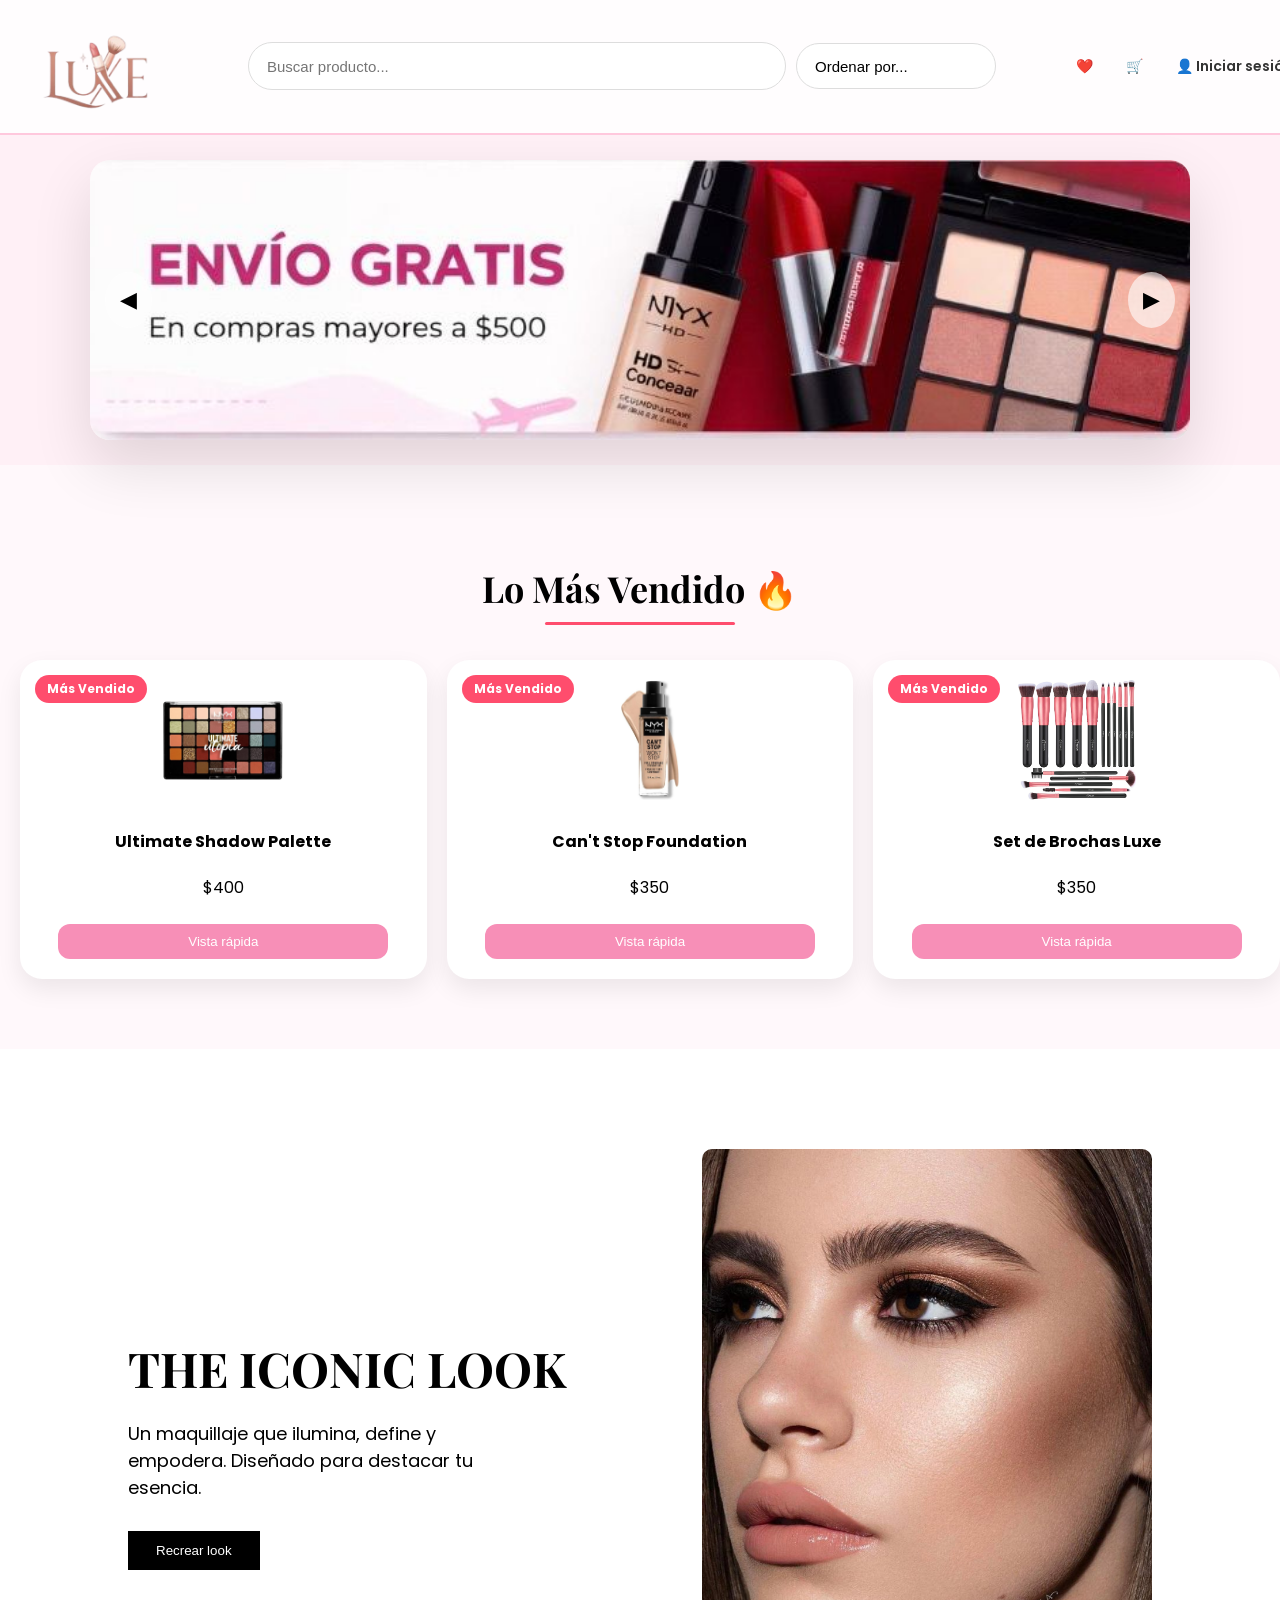
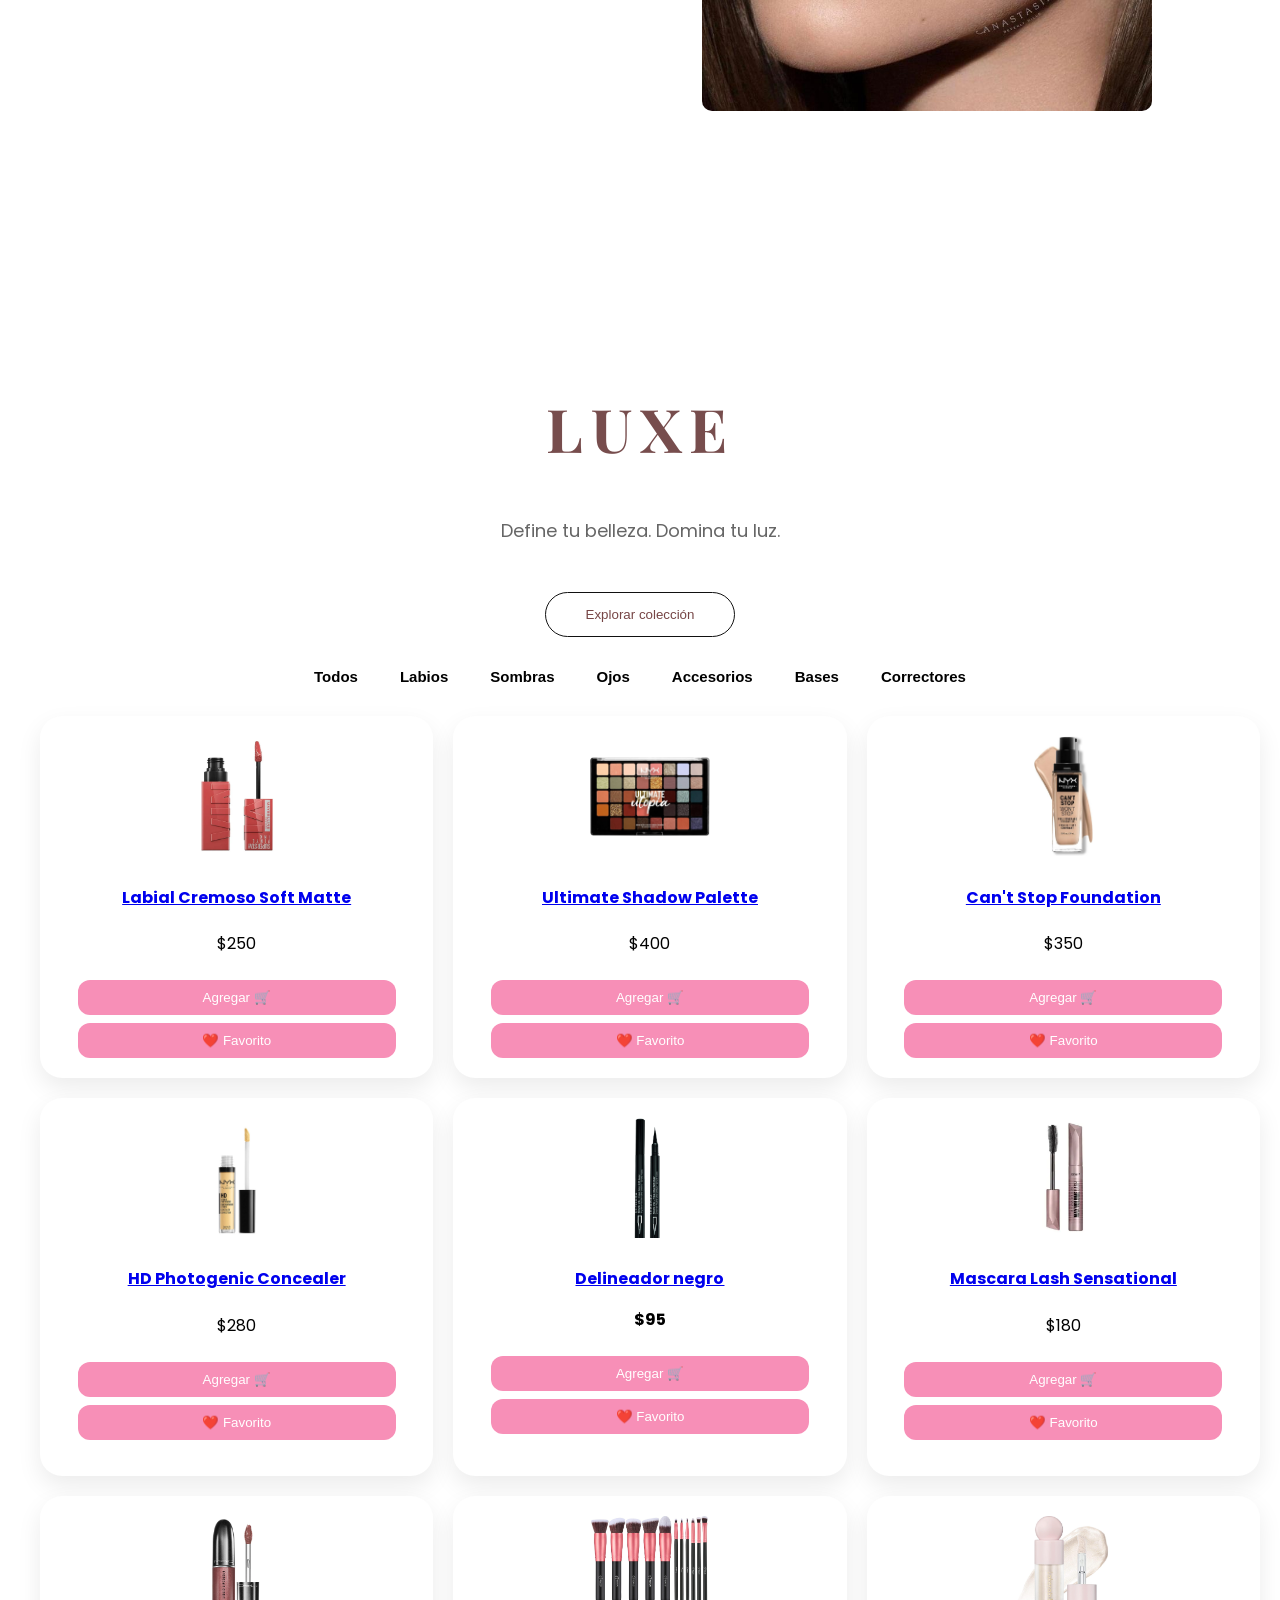
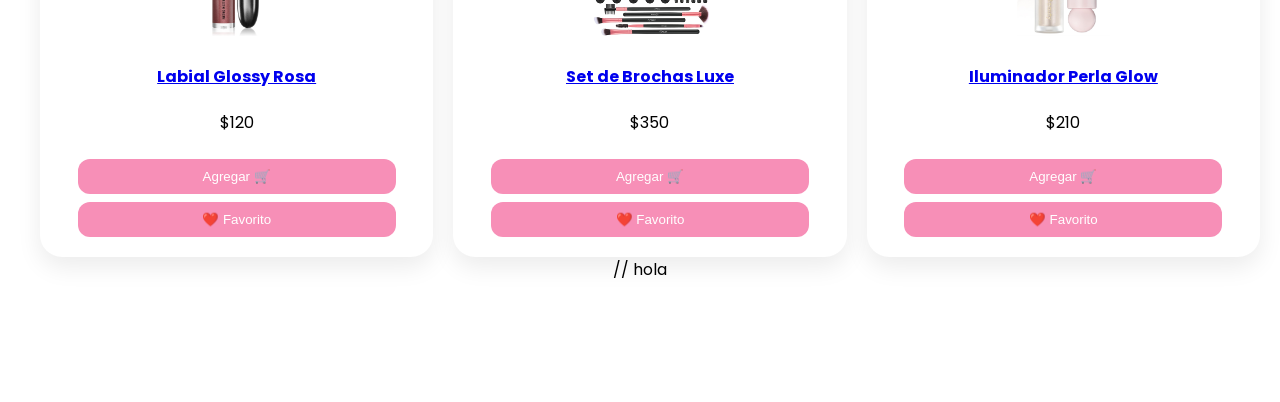
<file: index.html>
<!DOCTYPE html>
<html lang="es">
<head>
  <meta charset="UTF-8">
  <meta name="viewport" content="width=device-width, initial-scale=1.0">
  <title>MakeupStore</title>
  <link href="https://fonts.googleapis.com/css2?family=Playfair+Display:wght@600&family=Poppins:wght@300;400;600&display=swap" rel="stylesheet">
  <link rel="stylesheet" href="css/style.css">
</head> <!--hola --><!--adioañas--><!--prueba-->
<body>

<header class="header">
  <a href="index.html">
      <img src="img/logo.png" alt="Logo de la empresa" class="logo">
  </a>
   
  <div class="search-container">
    <input type="text" id="search" placeholder="Buscar producto..." class="buscar">
    <select id="sort" class="filtro">
      <option value="default">Ordenar por...</option> 
      <option value="az">Nombre A-Z</option>
      <option value="za">Nombre Z-A</option>
      <option value="precioAsc">Precio menor</option>
      <option value="precioDesc">Precio mayor</option>
    </select>
  </div>

  <div class="icons">
    <a href="favoritos.html">❤️ <span id="fav-count">0</span></a>
    <a href="carrito.html">🛒 <span id="cart-count">0</span></a>

    <a href="login.html" id="login-btn">👤 Iniciar sesión</a>

    <div id="user-menu" class="dropdown" style="display: none;">
        <button class="dropbtn">
            <span id="user-name"></span> <i class="arrow">▼</i>
        </button>
        <div class="dropdown-content">
            <a href="perfil.html">👤 Mi Perfil</a>
            <a href="pedidos.html">📦 Mis Pedidos</a>
            <hr>
            <button id="logout-btn" class="logout-link">Cerrar Sesión</button>
        </div>
    </div>
</div>
</header>


<!-- ✅ SLIDER PRINCIPAL -->
 <section class="slider">

  <button class="prev" onclick="prevSlide()">◀</button>

  <div class="slides">
    <img src="img/slider1.jpg" class="slide active">
    <img src="img/slider2.jpg" class="slide">
    <img src="img/slider3.jpg" class="slide">
  </div>

  <button class="next" onclick="nextSlide()">▶</button>

</section>
 <!--mas vendido-->
<section id="best-sellers" class="best-section">
  <h2>Lo Más Vendido 🔥</h2><br><br>
  <div class="products" id="best-products"></div>
</section>
<!--look-->
<section class="look-section">
  <div class="look-content">
    <div class="look-text">
      <h2>THE ICONIC LOOK</h2>
      <p>Un maquillaje que ilumina, define y empodera. Diseñado para destacar tu esencia.</p>
      <button class="btn-look" onclick="openLook()">Recrear look</button>
    </div>
    <div class="look-image">
      <img src="img/modelo.jpg" alt="Modelo maquillaje Luxe">
    </div>
  </div>
</section>

<!--banner-->
<section class="banner">
  <h1>LUXE</h1>
  <p class="slogan">Define tu belleza. Domina tu luz.</p>
  <button class="btn-hero" onclick="window.scrollTo({top:700,behavior:'smooth'})">
    Explorar colección
  </button>

  <section class="category-menu">
  <button onclick="filterCategory('all')">Todos</button>
  <button onclick="filterCategory('labial')">Labios</button>
  <button onclick="filterCategory('sombra')">Sombras</button>
  <button onclick="filterCategory('Ojos')">Ojos</button>
  <button onclick="filterCategory('Accesorios')">Accesorios</button>
  <button onclick="filterCategory('base')">Bases</button>
  <button onclick="filterCategory('corrector')">Correctores</button>
  </section>

  <section class="products" id="product-list"></section>



<div id="toast" class="toast"></div>

<script src="js/script.js"></script>
<script src="js/slider.js"></script>
<script src="js/user.js"></script>

<div id="quickModal" class="quick-modal">
  <div class="quick-content">
    <span onclick="closeQuickView()" class="close">&times;</span>
    <div id="quick-body"></div>
  </div>
</div>
<!--look-->
<div id="lookModal" class="look-modal">
  <div class="look-modal-content">
    <span class="close-look" onclick="closeLook()">×</span>
    <h2>Recrea el Iconic Look</h2>
    <div id="look-products" class="products"></div>
    <button class="btn-look" onclick="completeLook()">
      Añadir todo al carrito
    </button>
  </div>
</div>

</body>
</html>
// hola
</file>
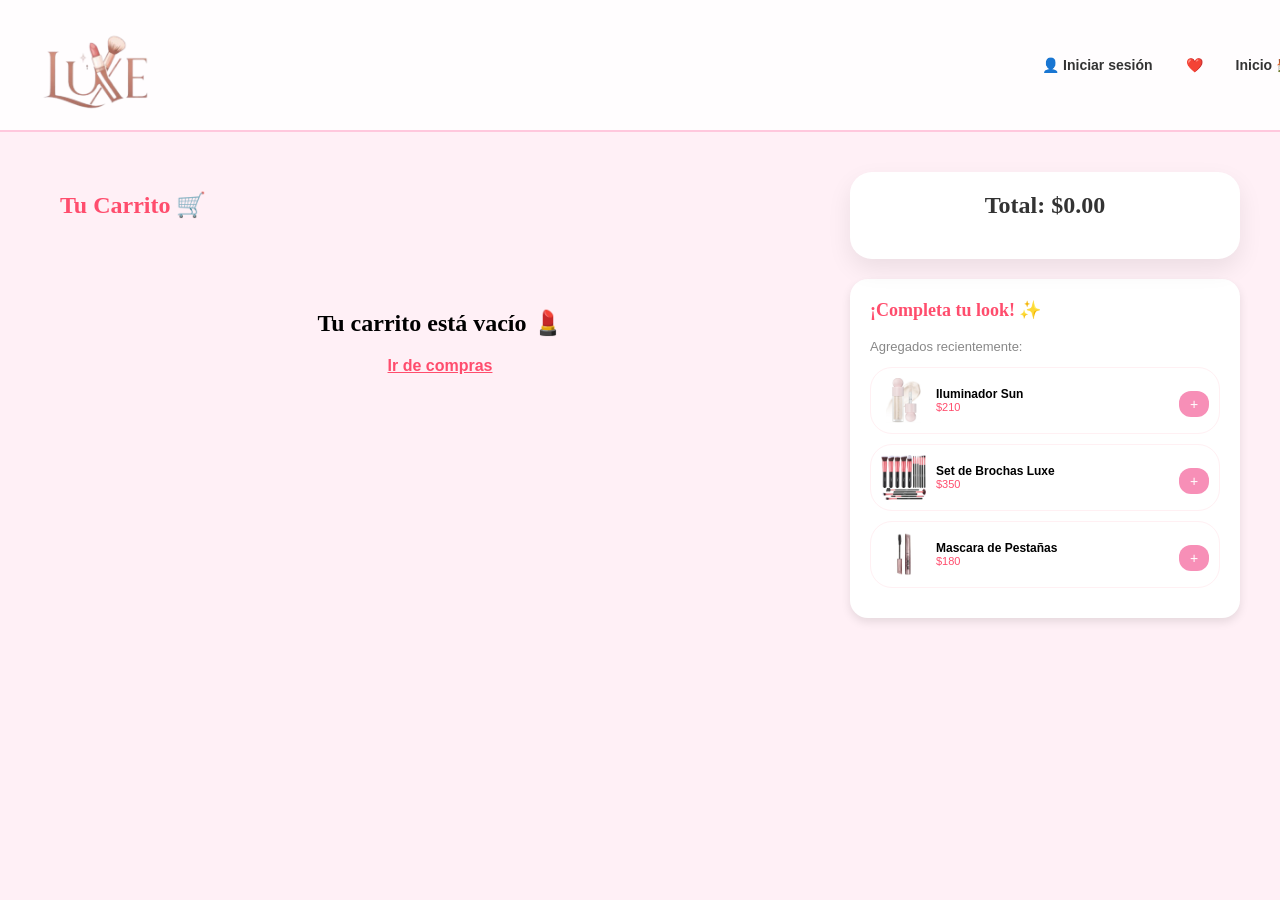
<file: carrito.html>
<!DOCTYPE html>
<html lang="es">
<head>
  <meta charset="UTF-8">
  <title>Carrito - Luxe</title>
  <link rel="stylesheet" href="css/style.css">
</head>

<body>

<header class="header">
   <a href="index.html">
      <img src="img/logo.png" alt="Logo de la empresa" class="logo">
   </a>
  <div class="icons">
    <a href="login.html" id="login-btn">👤 Iniciar sesión</a>
    <span id="user-name" style="display:none;"></span>
    <button id="logout-btn" style="display:none;">Salir</button>

    <a href="favoritos.html">❤️ <span id="fav-count">0</span></a>
    <a href="index.html">Inicio 🏠</a>
  </div>
</header>

<main class="container cart-page-wrapper">
    
    <section class="cart-main-content">
        <h2 style="color: #ff4d6d; margin-left: 20px;">Tu Carrito 🛒</h2>
        <section class="products" id="cart-items"></section>
    </section>

    <aside class="cart-sidebar">
        
        <div class="card summary-card" style="padding: 20px; margin-bottom: 20px;">
            <h2 id="total" style="font-size: 24px; margin-top: 0;">Total: $0.00</h2>
            <div id="btn-pagar-container">
                <a href="checkout.html">
                    <button class="btn-pagar" style="width: 100%;">Ir a pagar 💳</button>
                </a>
            </div>
        </div>

        <div class="sugerencias-sidebar" style="background: white; padding: 20px; border-radius: 18px; box-shadow: 0px 4px 10px rgba(0,0,0,0.1);">
            <h3 style="color: #ff4d6d; font-size: 18px; margin-top: 0;">¡Completa tu look! ✨</h3>
            <p style="font-size: 13px; color: #888;">Agregados recientemente:</p>
            
            <div id="productos-sugeridos"></div>
        </div>

    </aside>
</main>

<script src="js/carrito.js"></script>
<script src="js/user.js"></script>
</body>
</html>
</file>
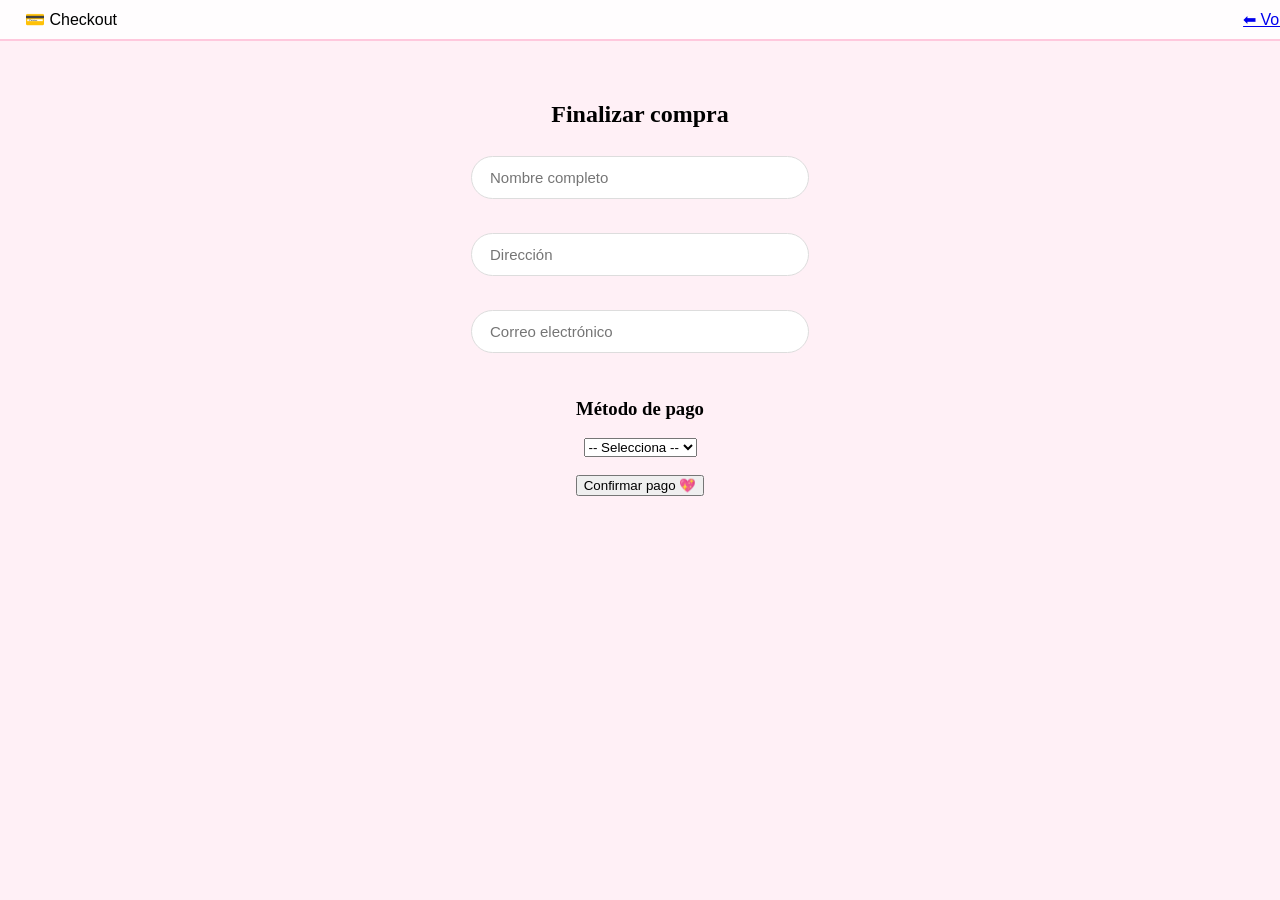
<file: checkout.html>
<!DOCTYPE html>
<html lang="es">
<head>
  <meta charset="UTF-8">
  <title>Checkout</title>
  <link rel="stylesheet" href="css/style.css">
</head>

<body>

<header class="header">
  <div class="logo">💳 Checkout</div>
  <a href="index.html">⬅ Volver</a>
</header>

<center style="padding:40px;">

  <h2>Finalizar compra</h2>

  <input id="nombre" placeholder="Nombre completo"><br><br>
  <input id="direccion" placeholder="Dirección"><br><br>
  <input id="correo" placeholder="Correo electrónico"><br><br>

  <h3>Método de pago</h3>

  <select id="metodoPago">
    <option value="">-- Selecciona --</option>
    <option value="tarjeta">Tarjeta 💳</option>
    <option value="paypal">PayPal 🅿</option>
  </select>

  <br><br>

  <div id="tarjetaBox" style="display:none;">
    <h3>Datos tarjeta</h3>
    <input id="numeroTarjeta" placeholder="Número tarjeta"><br><br>
    <input id="cvvTarjeta" placeholder="CVV"><br><br>
  </div>

  <div id="paypalBox" style="display:none;">
    <h3>Cuenta PayPal</h3>
    <input id="correoPaypal" placeholder="Correo PayPal"><br><br>
  </div>

  <button id="btnPagar">Confirmar pago 💖</button>

</center>

<script src="js/checkout.js"></script>
</body>
</html>
</file>
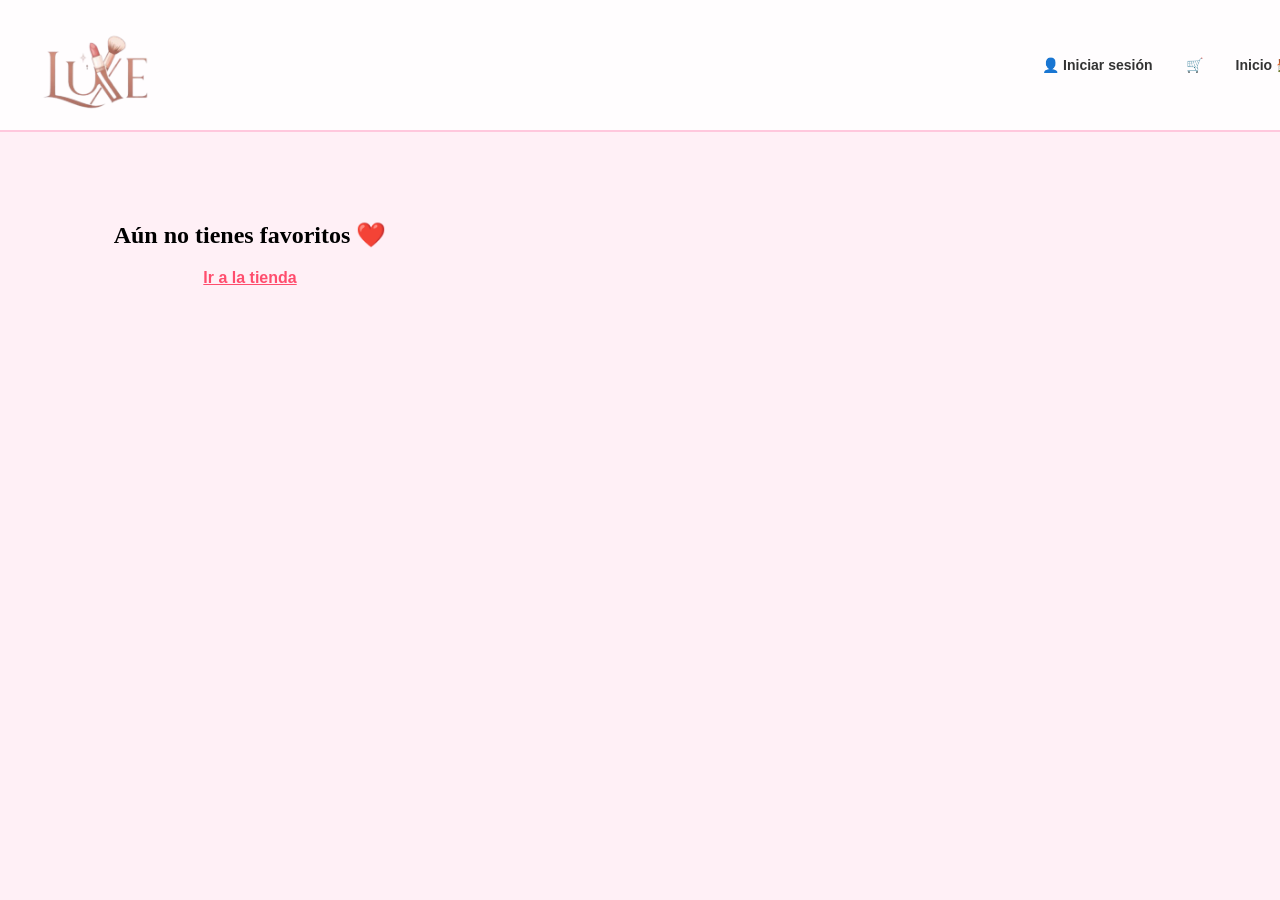
<file: favoritos.html>
<!DOCTYPE html>
<html lang="es">
<head>
  <meta charset="UTF-8">
  <title>Favoritos</title>
  <link rel="stylesheet" href="css/style.css">
</head>

<body>

<header class="header">
  <a href="index.html">
        <img src="img/logo.png" alt="Logo de la empresa" class="logo">
  </a>
  <div class="icons">
    <a href="login.html" id="login-btn">👤 Iniciar sesión</a>
    <span id="user-name" style="display:none;"></span>
    <button id="logout-btn" style="display:none;">Salir</button>

    <a href="carrito.html">🛒 <span id="cart-count">0</span></a>
    <a href="index.html">Inicio 🏠</a>
  </div>
</header>

<main class="container">
  <section class="products" id="fav-items"></section>
</main>

<script src="js/favoritos.js"></script>
<script src="js/user.js"></script>
</body>
</html>
</file>
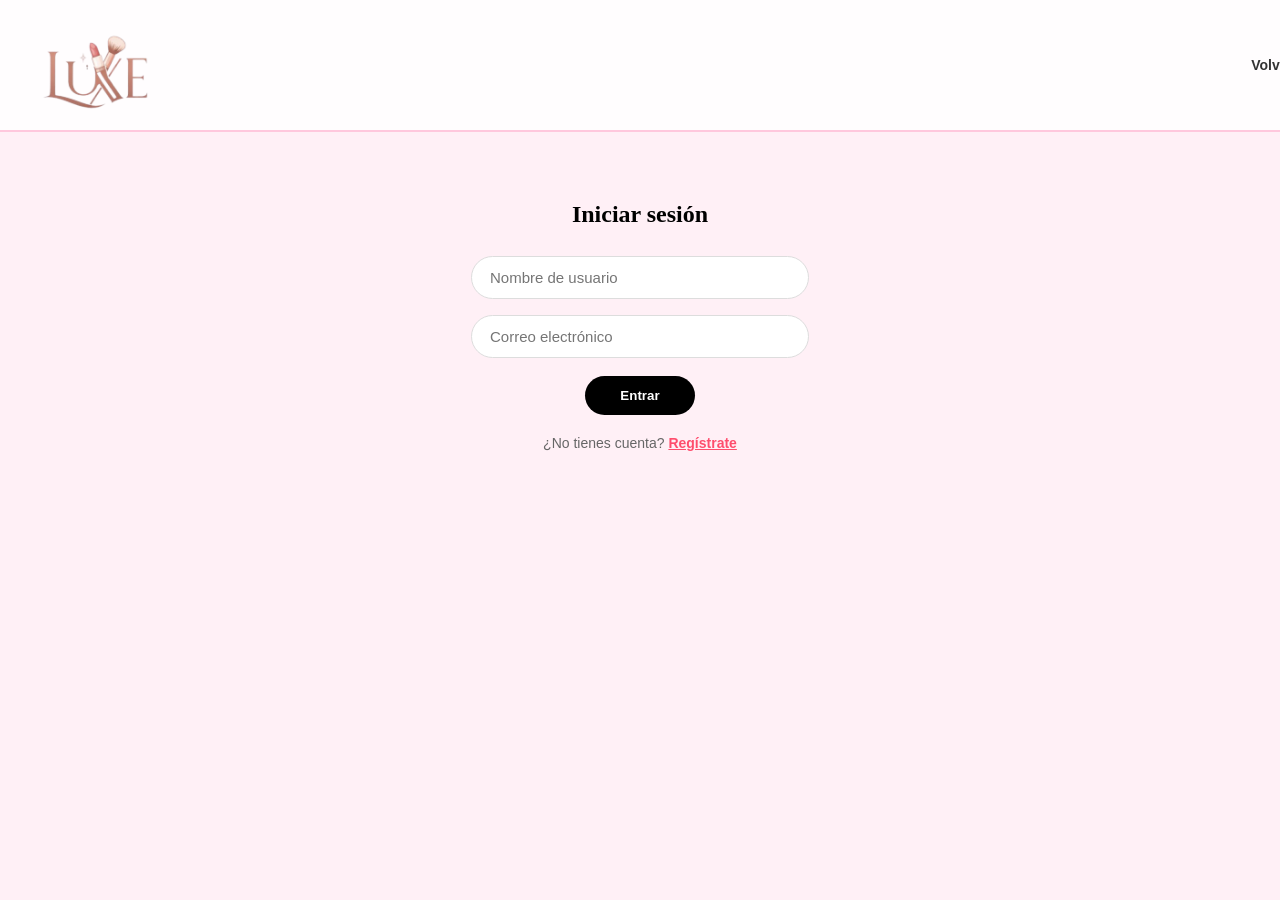
<file: login.html>
<!DOCTYPE html>
<html lang="es">
<head>
  <meta charset="UTF-8">
  <title>Acceso - Tienda Profesional</title>
  <link rel="stylesheet" href="css/style.css">
</head>

<body>

<header class="header">
  <a href="index.html">
    <img src="img/logo.png" alt="Logo" class="logo">
  </a>  
  <div class="icons">
    <a href="index.html">Volver</a>
  </div>
</header>

<center style="padding:50px;">
  <div class="auth-container">
    
    <div id="login-section" class="auth-box">
      <h2>Iniciar sesión</h2>
      <input id="usuario" placeholder="Nombre de usuario"><br>
      <input id="correo" placeholder="Correo electrónico"><br>
      <button id="btnLogin">Entrar</button>
      <p class="toggle-text">¿No tienes cuenta? <span id="to-register">Regístrate</span></p>
    </div>

   <div id="register-section" class="auth-box hidden card">
      <h2>Crear cuenta</h2>
      <input id="reg-nombre" placeholder="Nombre completo"><br>
      <input id="reg-telefono" placeholder="Número de teléfono"><br>
      <input id="reg-correo" placeholder="Correo electrónico"><br>
      <input id="reg-pass" type="password" placeholder="Contraseña"><br>
      <button id="btnRegister"> Registrarme </button>
      <p class="toggle-text">¿Ya tienes cuenta? <span id="to-login">Inicia sesión</span></p>
    </div>

  </div>
</center>

<script src="js/login.js"></script>
</body>
</html>
</file>
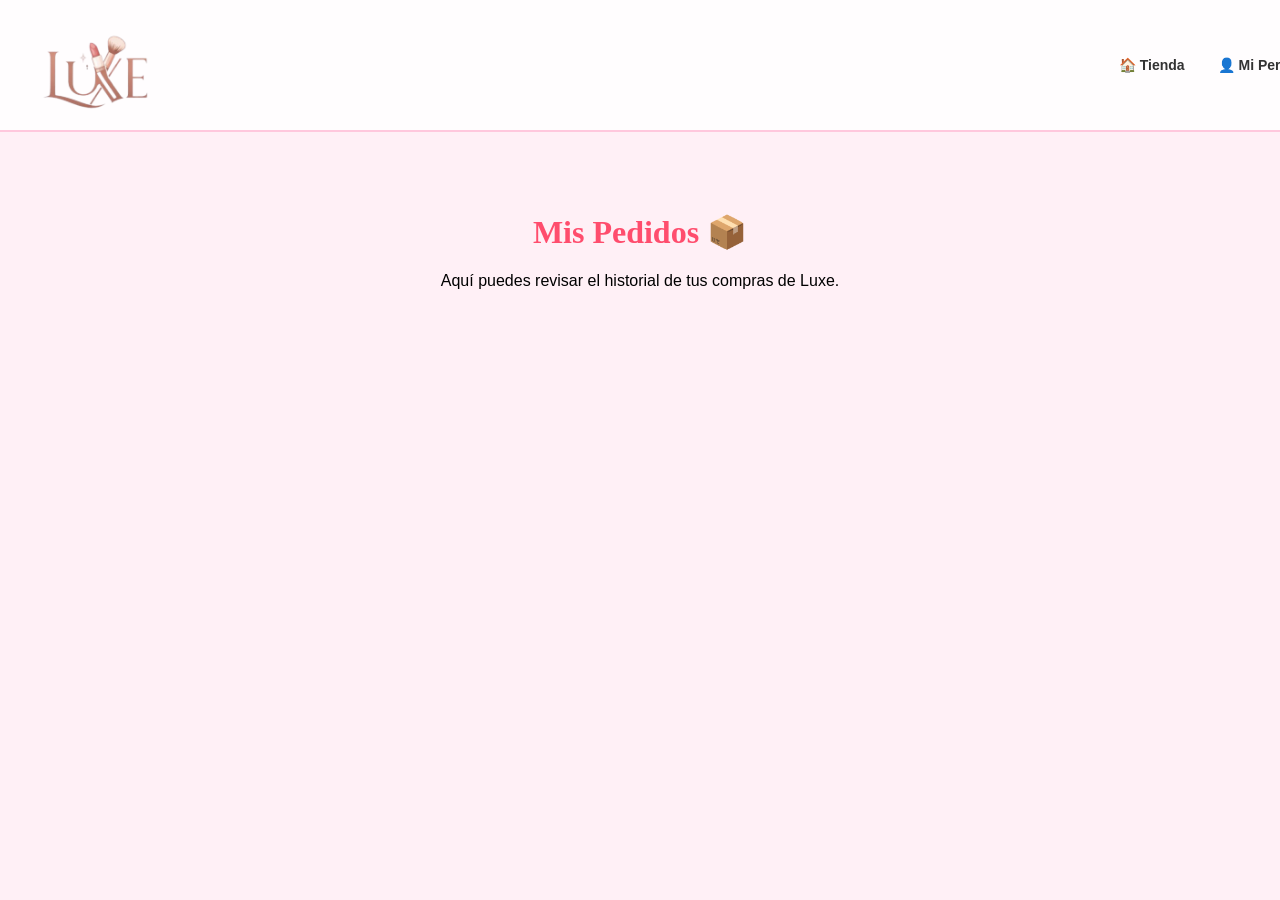
<file: pedidos.html>
<!DOCTYPE html>
<html lang="es">
<head>
  <meta charset="UTF-8">
  <title>Mis Pedidos - Luxe</title>
  <link rel="stylesheet" href="css/style.css">
</head>
<body>

<header class="header">
  <a href="index.html">
    <img src="img/logo.png" alt="Logo" class="logo">
  </a>
  <div class="icons">
    <a href="index.html">🏠 Tienda</a>
    <a href="perfil.html">👤 Mi Perfil</a>
  </div>
</header>

<main class="container">
  <center style="width: 100%; padding: 40px 20px;">
    <h1 style="color: #ff4d6d;">Mis Pedidos 📦</h1>
    <p>Aquí puedes revisar el historial de tus compras de Luxe.</p>
    
    <div id="contenedor-pedidos" style="max-width: 800px; margin-top: 30px;"></div>
  </center>
</main>

<script src="js/pedidos.js"></script>
<script src="js/user.js"></script>
</body>
</html>
</file>
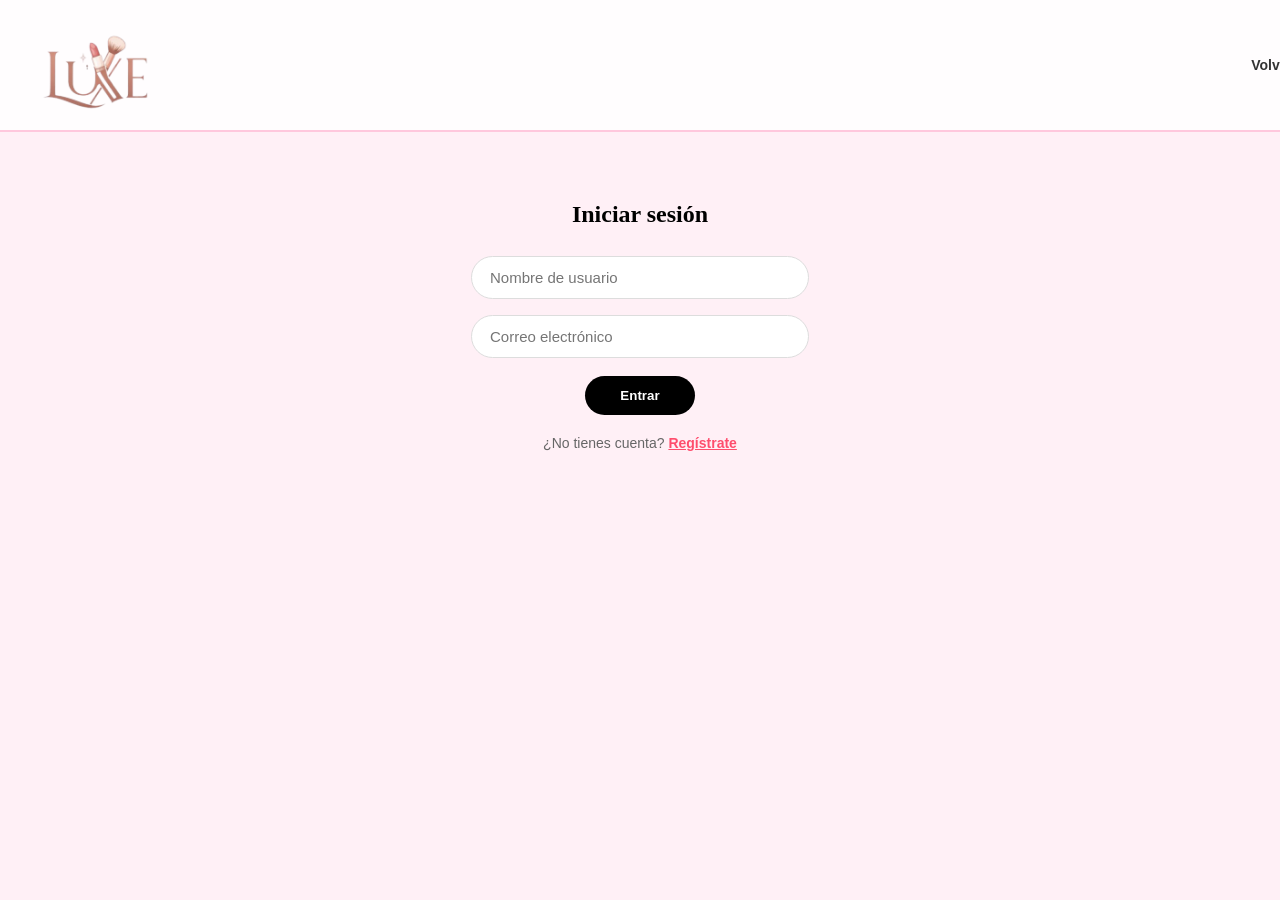
<file: perfil.html>
<!DOCTYPE html>
<html lang="es">
<head>
  <meta charset="UTF-8">
  <meta name="viewport" content="width=device-width, initial-scale=1.0">
  <title>Mi Perfil</title>
  <link rel="stylesheet" href="css/style.css">
</head>

<body>
  <header class="header">
  <a href="index.html">
      <img src="img/logo.png" alt="Logo de la empresa" class="logo">
  </a>
  <div class="icons">
  <a href="index.html">Inicio </a>
 
    <a href="pedidos.html">📦 Mis pedidos</a>

    <a href="login.html" id="login-btn">👤 Iniciar sesión</a>
    <span id="user-name" style="display:none;"></span>
    <button id="logout-btn" style="display:none;">Salir</button>
  </div>
</header>

<center style="padding:50px;">
  <div class="card" style="max-width:500px; padding:30px; background: white; border-radius: 20px; text-align: left;">
    <h2 style="text-align: center; color: #ff4d6d;">Editar Mi Perfil ✨</h2>

    <p><b>Usuario actual:</b><br>
       <input type="text" id="perfilNombreInput"></p>
    
    <p><b>Correo electrónico:</b><br>
       <input type="email" id="perfilCorreoInput"></p>

    <hr style="border: 0.5px solid #eee; margin: 20px 0;">

    <p><b>Dirección de Envío:</b><br>
       <input type="text" id="perfilDireccionInput" placeholder="Calle, ciudad, código postal..."></p>
    
    <p><b>Método de Pago (Tarjeta):</b><br>
       <input type="text" id="perfilTarjetaInput" placeholder="0000 0000 0000 0000"></p>

    <center>
      <button id="btnGuardar">Guardar todos los cambios ✅</button>
    </center>
  </div>
</center>
<script src="js/perfil.js"></script>
<script src="js/user.js"></script>
</body>
</html>
</file>
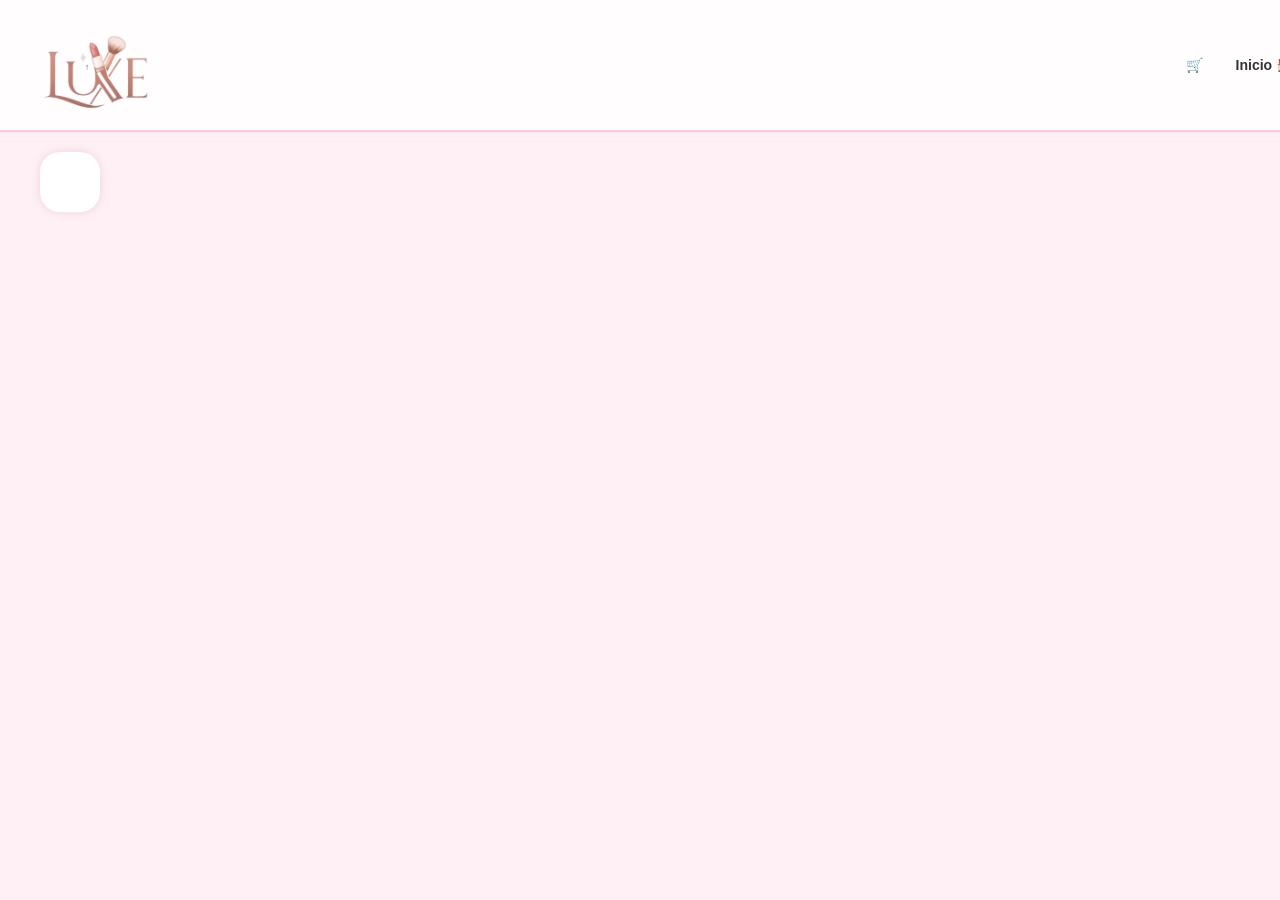
<file: producto.html>
<!DOCTYPE html>
<html lang="es">
<head>
  <meta charset="UTF-8">
  <title>Producto</title>
  <link rel="stylesheet" href="css/style.css">
</head>

<body>

<header class="header">
   <a href="index.html">
        <img src="img/logo.png" alt="Logo de la empresa" class="logo">
   </a>
  <div class="icons">
    <a href="carrito.html">🛒 <span id="cart-count">0</span></a>
    <a href="index.html">Inicio 🏠</a>
  </div>
</header>

<main class="container">

  <section id="product-detail" class="detail-card"></section>

</main>

<div id="toast" class="toast"></div>

<script src="js/producto.js"></script>

</body>
</html>
</file>
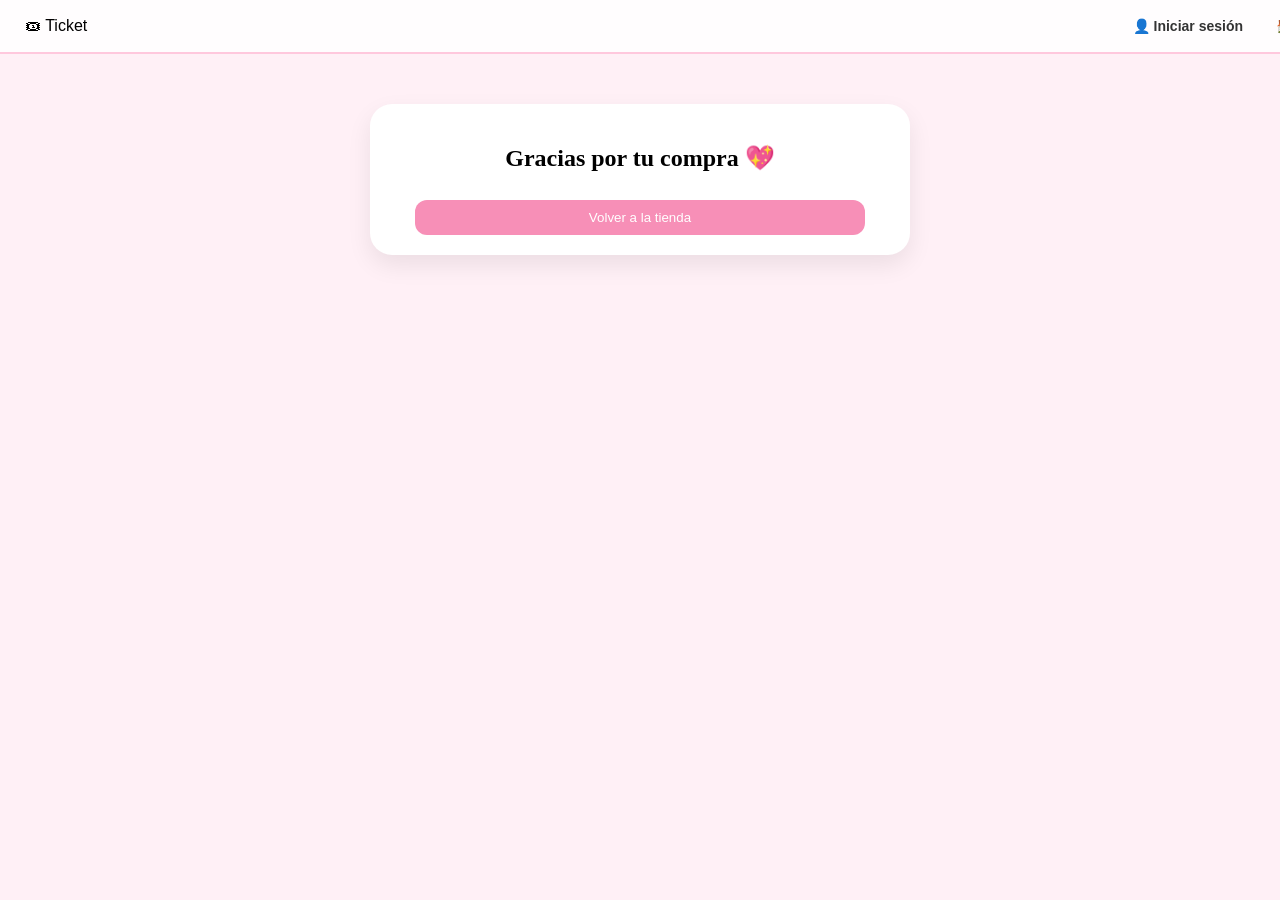
<file: ticket.html>
<!DOCTYPE html>
<html lang="es">
<head>
  <meta charset="UTF-8">
  <title>Ticket</title>
  <link rel="stylesheet" href="css/style.css">
</head>

<body>

<header class="header">
  <div class="logo">🎟 Ticket</div>

  <div class="icons">
    <a href="login.html" id="login-btn">👤 Iniciar sesión</a>
    <span id="user-name" style="display:none;"></span>
    <button id="logout-btn" style="display:none;">Salir</button>

    <a href="index.html">🏠</a>
  </div>
</header>

<center style="padding:50px;">

  <div class="card" style="max-width:500px;">
    <h2>Gracias por tu compra 💖</h2>

    <p id="ticketInfo"></p>

    <a href="index.html">
      <button>Volver a la tienda</button>
    </a>
  </div>

</center>

<script src="js/ticket.js"></script>
<script src="js/user.js"></script>
</body>
</html>
</file>
<file: css/style.css>
body {
  margin: 0;
 font-family: 'Poppins', sans-serif;  
 background: #fff0f6;
}
h1, h2, h3 {
  font-family: 'Playfair Display', serif;
}
.best-section {
  padding: 70px 0;
  background: #fff8fb;
  text-align: center;
}

.best-section h2 {
  font-size: 36px;
  margin-bottom: 10px;
  position: relative;
  display: inline-block;
}

.best-section h2::after {
  content: "";
  width: 60%;
  height: 3px;
  background: #ff4d6d;
  display: block;
  margin: 10px auto 0;
  border-radius: 5px;
}


/* HEADER */
.header {
  position: sticky;
  top: 0;
  width: 100%;
  z-index: 1000;
  background: rgba(255, 255, 255, 0.833);
  display: flex;
  justify-content: space-between;
  align-items: center;
  gap: 20px;
  padding: 10px 25px; 
  border-bottom: 2px solid #ffc8dd;
}

.logo {
  width: 155px; 
  height: auto;
  flex-shrink: 0;
}

/* buscador y filtro*/
.search-container {
  display: flex;
  align-items: center;
  gap: 10px;
  flex-grow: 1; /* Ocupa el espacio central */
  justify-content: center;
}

/* Estilos de iconos dentro del header */
.icons {
  display: flex;
  align-items: center;
  gap: 9px;
}
.icons a {
  text-decoration: none;
  color: #333;
  font-size: 14px;
  font-weight: 600;
  display: flex;
  align-items: center;
  gap: 5px;
  padding: 8px 12px;
  border-radius: 20px;
  transition: all 0.3s ease; 
}
.icons a:hover {
  background-color: #ffc8dd; 
  color: white;
  transform: translateY(-2px); 
}
#fav-count, #cart-count {
  background: #ff4d6d; 
  color: white;
  font-size: 12px;
  padding: 2px 6px;
  border-radius: 50%;
  font-weight: bold;
  margin-left: 2px;
}
#logout-btn {
  background: none;
  border: 1px solid #ffc8dd;
  padding: 5px 10px;
  border-radius: 15px;
  cursor: pointer;
  font-family: Arial;
  font-weight: bold;
  transition: 0.3s;
}

#logout-btn:hover {
  background: #fec5bb;
  border-color: #fec5bb;
}

/*Perfil*/
/* Estilos para el menú desplegable */
.dropdown {
    position: relative;
    display: inline-block;
}

.dropbtn {
    background: none;
    border: none;
    font-weight: bold;
    cursor: pointer;
    font-size: 16px;
    color: #333;
    padding: 10px;
}

.dropdown-content {
    display: none;
    position: absolute;
    right: 0;
    background-color: white;
    min-width: 160px;
    box-shadow: 0px 8px 16px rgba(0,0,0,0.1);
    border-radius: 8px;
    z-index: 1000;
    overflow: hidden;
}

.dropdown-content a, .logout-link {
    color: #333;
    padding: 12px 16px;
    text-decoration: none;
    display: block;
    text-align: left;
    font-size: 14px;
    width: 100%;
    border: none;
    background: none;
    cursor: pointer;
}

.dropdown-content a:hover, .logout-link:hover {
    background-color: #fff0f3;
    color: #ff4d6d;
}

.dropdown:hover .dropdown-content {
    display: block;
}

.arrow {
    font-size: 10px;
    margin-left: 5px;
}

/*mas vendido*/
.badge {
  position: absolute;
  top: 15px;
  left: 15px;
  background: #ff4d6d;
  color: white;
  padding: 5px 12px;
  border-radius: 20px;
  font-size: 12px;
  font-weight: bold;
}
.quick-modal {
  position: fixed;
  inset: 0;
  background: rgba(0,0,0,0.7);
  display: none;
  justify-content: center;
  align-items: center;
  z-index: 9999;
}

.quick-content {
  background: white;
  padding: 40px;
  border-radius: 20px;
  max-width: 600px;
  width: 90%;
  animation: fade 0.4s ease;
}

.close {
  float: right;
  font-size: 25px;
  cursor: pointer;
}
/*look*/
.look-section {
  padding: 100px 10%;
  background: #fff;
}

.look-content {
  display: flex;
  align-items: center;
  justify-content: space-between;
  gap: 60px;
}

.look-text h2 {
  font-family: 'Playfair Display', serif;
  font-size: 48px;
  margin-bottom: 20px;
}

.look-text p {
  font-size: 18px;
  margin-bottom: 30px;
  max-width: 400px;
}

.btn-look {
  padding: 12px 28px;
  border: none;
  background: black;
  color: white;
  cursor: pointer;
  transition: 0.3s ease;
}

.btn-look:hover {
  background: #d63384;
}

.look-image img {
  width: 450px;
  border-radius: 10px;
}
/*look*/
.look-modal {
  position: fixed;
  inset: 0;
  background: rgba(0,0,0,0.7);
  display: none;
  justify-content: center;
  align-items: center;
  z-index: 2000;
}

.look-modal-content {
  background: white;
  padding: 40px;
  width: 80%;
  max-width: 900px;
  border-radius: 10px;
  overflow-y: auto;
}

.close-look {
  float: right;
  font-size: 28px;
  cursor: pointer;
}

.btn-add-all {
  margin-top: 20px;
  padding: 12px 25px;
  background: black;
  color: white;
  border: none;
  cursor: pointer;
}
.look-modal {
  display: none;
  position: fixed;
  inset: 0;
  background: rgba(0,0,0,0.6);
  justify-content: center;
  align-items: center;
  animation: fadeIn 0.3s ease;
}

.look-modal-content {
  background: white;
  padding: 30px;
  border-radius: 10px;
  animation: scaleUp 0.3s ease;
}

@keyframes fadeIn {
  from {opacity: 0;}
  to {opacity: 1;}
}

@keyframes scaleUp {
  from {transform: scale(0.8);}
  to {transform: scale(1);}
}

/* BANNER */
.banner {
  padding: 120px 20px;
  background: #fff;
  text-align: center;
}

.banner h1 {
  font-size: 60px;
  letter-spacing: 8px;
  color: #774d4d;
}

.banner .slogan {
  font-size: 18px;
  margin-top: 15px;
  color: #666;
}

.btn-hero {
  margin-top: 30px;
  padding: 14px 40px;
  border-radius: 30px;
  border: 1px solid #111;
  background: transparent;
  color: #764545;
  transition: 0.4s;
}

.btn-hero:hover {
  background: #111;
  color: white;
}


/* MAIN */
.container {
  display: flex;
  padding: 20px;
  max-width: 1200px; /* Centra el contenido general */
  margin: 0 auto;
}

/*Buscador*/
.buscar{
  max-width: 500px; 
  width: 100%;       
  height: 46px;
  padding: 0 18px;
  border-radius: 25px;
  border: 1px solid #ddd;
  font-size: 15px;
  outline: none;
  background-color: #fff;
  cursor: pointer;
  transition: all 0.3s ease;
}

.buscar:focus {
  border-color: #e6a5b4;   
  box-shadow: 0 0 6px rgba(230, 165, 180, 0.4);
}


/* FILTROS */
.filtro {
  width: 200px;        
  height: 46px;
  padding: 0 18px;
  border-radius: 25px;
  border: 1px solid #ddd;
  font-size: 15px;
  outline: none;
  background-color: #fff;
  cursor: pointer;
  transition: all 0.3s ease;

  appearance: none;
  -webkit-appearance: none;
  -moz-appearance: none;
}

.filtro:focus {
  border-color: #e6a5b4;
  box-shadow: 0 0 6px rgba(230, 165, 180, 0.4);
}

/*Iniciar sesion y Perfil pq si*/
input {
  width: 100%;
  max-width: 300px; 
  padding: 12px 18px;
  margin: 8px 0;
  border: 1px solid #ddd;
  border-radius: 25px; 
  font-size: 15px;
  outline: none;
  transition: all 0.3s ease;
  background-color: #fff;
}


input:focus {
  border-color: #ffc8dd;
  box-shadow: 0 0 8px rgba(255, 200, 221, 0.6);
  transform: scale(1.02);
}

/* Botón de entrar/guardar */
#btnLogin, #btnRegister, #btnGuardar {
  background: #000; 
  color: white;
  padding: 12px 35px;
  border: none;
  border-radius: 25px;
  font-weight: bold;
  cursor: pointer;
  transition: 0.3s;
  margin-top: 10px;
}

#btnLogin:hover, #btnRegister:hover, #btnGuardar:hover {
  background: #ff4d6d; /* Cambia a rosa al pasar el mouse */
  letter-spacing: 1px;
}

#perfilNombreInput, #perfilCorreoInput, 
#perfilDireccionInput, #perfilTarjetaInput {
    width: 100%;
    max-width: 400px;
    padding: 10px;
    margin: 10px 0;
    border-radius: 15px;
    border: 1px solid #ddd;
    display: block; /* Uno debajo del otro */
}

/*categoria*/
.category-menu button.active {
  color: #ff4d6d;
}

.category-menu button.active::after {
  width: 100%;
}

.category-menu {
  display: flex;
  justify-content: center;
  gap: 30px;
  padding: 30px 0;
}

.category-menu button {
  background: none;
  border: none;
  font-weight: bold;
  font-size: 15px;
  cursor: pointer;
  position: relative;
}

.category-menu button::after {
  content: "";
  position: absolute;
  bottom: -5px;
  left: 0;
  width: 0%;
  height: 2px;
  background: #ff4d6d;
  transition: 0.3s;
}

.category-menu button:hover::after {
  width: 100%;
}

/* GRID PRODUCTOS */
.products {
  flex: 1;
  display: grid;
  grid-template-columns: repeat(3, 1fr);
  gap: 20px;
  padding-left: 20px;
}

/* --- ESTILOS PARA EL CARRITO (DOS COLUMNAS Y CENTRADO) --- */
.cart-page-wrapper {
  display: flex;
  justify-content: center; 
  gap: 30px;
  max-width: 1200px;
  margin: 40px auto; 
  padding: 0 20px;
}

.cart-main-content {
  flex: 2;
  min-width: 600px;
}

.cart-sidebar {
  flex: 1;
  position: sticky;
  top: 100px;
  min-width: 320px;
}

/* Estilo específico para items del carrito  */
#cart-items {
  display: flex;
  flex-direction: column;
  gap: 15px;
}

#cart-items .card {
  display: flex;
  flex-direction: row; /* En el carrito se ven a lo largo */
  align-items: center;
  justify-content: space-between;
  text-align: left;
  padding: 15px 30px;
}

#cart-items .card img {
  width: 80px;
  height: 80px;
}

/* en el carrito y fav una animación*/
@keyframes pulse-animation {
  0% { transform: scale(1); }
  50% { transform: scale(1.3); }
  100% { transform: scale(1); }
}

.pulse {
  animation: pulse-animation 0.4s ease-out;
}

/* Visibilidad Contadores */
#cart-count[data-count="0"],
#fav-count[data-count="0"],
#cart-count:empty,
#fav-count:empty {
    display: none !important;
}
/* SUGERENCIAS MINI */
.sugerencias-sidebar {
  background: white;
  padding: 20px;
  border-radius: 18px;
  box-shadow: 0px 4px 10px rgba(0,0,0,0.1);
  margin-top: 20px;
}

.sugerencias-sidebar .card {
  display: flex;
  flex-direction: row;
  align-items: center;
  gap: 10px;
  padding: 10px;
  margin-bottom: 10px;
  box-shadow: none;
  border: 1px solid #fff0f3;
}

.sugerencias-sidebar .card img {
  width: 50px;
  height: 50px;
}

/* CARD GENERAL */

.card {
  background: white;
  padding: 20px;
  border-radius: 22px;
  text-align: center;
  box-shadow: 0 10px 25px rgba(0,0,0,0.08);
  transition: all 0.4s ease;
  position: relative;
  overflow: hidden;
}
/*abajo*/
.card::before {
  content: "";
  position: absolute;
  top: 0;
  left: -100%;
  width: 100%;
  height: 100%;
  background: linear-gradient(120deg, transparent, rgba(255,255,255,0.6), transparent);
  transition: 0.5s;
}

.card:hover::before {
  left: 100%;
}

.card:hover {
  transform: translateY(-10px);
}


.card:hover {
  transform: translateY(-5px);
}

.card img {
  width: 120px;
  height: 120px;
  object-fit: contain;
}

.card button {
  margin-top: 8px;
  padding: 10px;
  width: 90%;
  border: none;
  border-radius: 12px;
  cursor: pointer;
  background: #f78fb7;
  color: white;
}

.card button:hover {
  background: black;
}

/* --- ESTILOS DE MIS PEDIDOS / HISTORIAL --- */
.card-pedido {
  background: white;
  border-radius: 15px;
  padding: 20px;
  margin-bottom: 20px;
  border-left: 5px solid #ff4d6d;
  box-shadow: 0px 4px 10px rgba(0,0,0,0.1);
}

.card-pedido h3 {
  margin-top: 0;
  color: #333;
}

.card-pedido p {
  margin: 5px 0;
  font-size: 14px;
}

/* SECCIÓN DE TOTAL Y PAGO */
#total {
  font-size: 28px;
  color: #333;
  margin: 10px 0 20px 0;
  font-weight: bold;
}

.btn-pagar {
  background-color: #141313; 
  color: white;              
  padding: 15px;
  width: 100%;
  font-size: 18px;
  border-radius: 25px;
  border: none;
  cursor: pointer;
  transition: 0.3s;
}

.btn-pagar:hover {
  background-color: #ff4d6d; 
}

/* RESPONSIVE */
@media (max-width: 900px) {
  .header {
    flex-wrap: wrap;
    justify-content: space-between;
  }
  .logo {
    width: 130px;
    order: 1;
  }
  .icons {
    order: 2;
  }
  .search-container {
    order: 3;
    width: 100%;
    margin-top: 10px;
  }
  .buscar { max-width: none; }
  .filtro { width: 140px; }
  
  .cart-page-wrapper { flex-direction: column; align-items: center; }
  .cart-main-content { min-width: 100%; }
  .cart-sidebar { width: 100%; position: static; }
}

@media (max-width: 768px) {
  .container {
    flex-direction: column;
  }

  .products {
    grid-template-columns: repeat(2, 1fr);
    padding-left: 0;
  }

  .filters {
    width: 100%;
    margin-bottom: 20px;
  }

  #cart-items .card {
    flex-direction: column;
    text-align: center;
  }
}

/* ✅ TOAST NOTIFICACIÓN */
.toast {
  position: fixed;
  bottom: 30px;
  right: 30px;
  background: black;
  color: white;
  padding: 15px 25px;
  border-radius: 12px;
  font-size: 15px;
  opacity: 0;
  transform: translateY(20px);
  transition: all 0.4s ease;
  z-index: 9999;
}

.toast.show {
  opacity: 1;
  transform: translateY(0);
}

/* 🛍️ DETALLE PRODUCTO */
.detail-card {
  display: flex;
  gap: 30px;
  padding: 30px;
  background: white;
  border-radius: 20px;
  box-shadow: 0 0 10px rgba(165, 101, 101, 0.2);
}

.detail-img {
  width: 250px;
  border-radius: 15px;
}

.desc {
  margin: 15px 0;
  font-size: 16px;
}

/* Carousel PRO (SLIDER)*/
.slider {
  width: 100%;
  max-width: 1100px;
  height: 280px;
  position: relative;
  overflow: hidden;
  border-radius: 20px;
  margin: 25px auto;
  box-shadow: 0 25px 60px rgba(0,0,0,0.12);
}

.slide {
  width: 100%;
  height: 100%;
  display: none;
  animation: fade 0.8s ease-in-out;
}

.slide.active {
  display: block;
}

.slide img {
  width: 100%;
  height: 100%;
  object-fit: cover;
  object-position: center;
  border-radius: 20px;
}

/* Botones */
.prev, .next {
  position: absolute;
  top: 50%;
  transform: translateY(-50%);
  background: rgba(255,255,255,0.6);
  color: black;
  border: none;
  padding: 15px;
  border-radius: 50%;
  font-size: 22px;
  cursor: pointer;
  transition: 0.3s;
  z-index: 10;
}

.prev:hover, .next:hover {
  background: white;
}

.prev { left: 15px; }
.next { right: 15px; }

/* Animación */
@keyframes fade {
  from { opacity: 0.3; }
  to { opacity: 1; }
}
/* Estilos de Autenticación */
.auth-container {
  position: relative;
  max-width: 400px;
  margin: 0 auto;
}

.auth-box {
  transition: opacity 0.4s ease, transform 0.4s ease;
}

.auth-box.hidden {
  display: none;
  opacity: 0;
  transform: translateY(10px);
}

.toggle-text {
  margin-top: 20px;
  font-size: 14px;
  color: #666;
}

.toggle-text span {
  color: #ff4d6d;
  font-weight: bold;
  cursor: pointer;
  text-decoration: underline;
}
</file>
